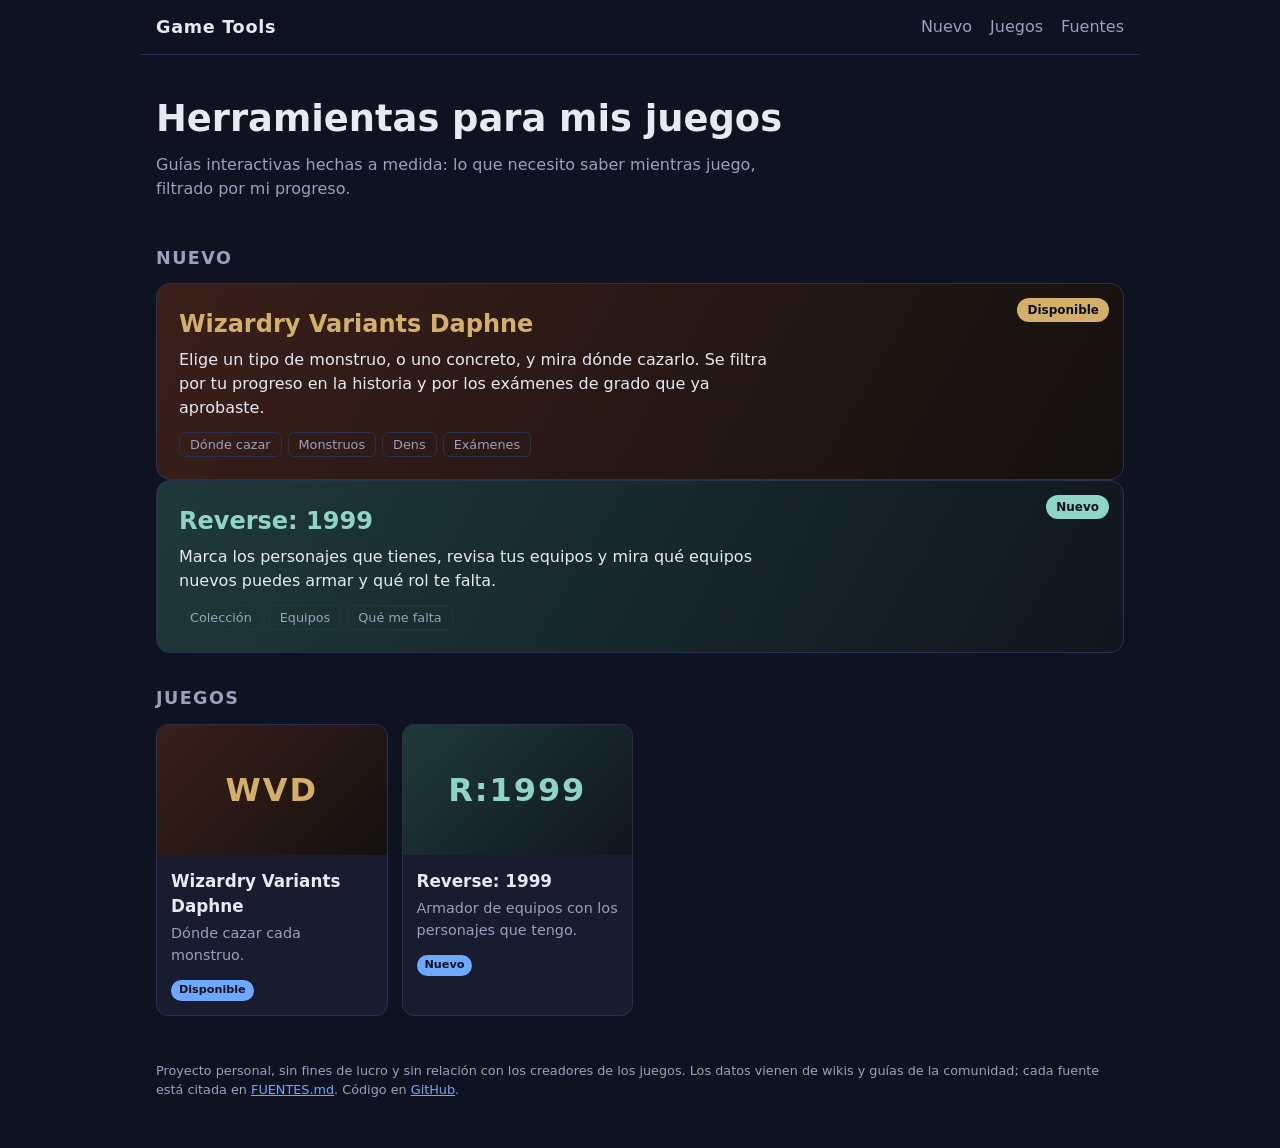
<file: index.html>
<!doctype html>
<html lang="es">
<head>
<meta charset="utf-8">
<meta name="viewport" content="width=device-width, initial-scale=1">
<title>Game Tools · Herramientas para mis juegos</title>
<link rel="stylesheet" href="hub.css">
</head>
<body>
<header class="barra">
  <a class="marca" href="./">Game&nbsp;Tools</a>
  <nav aria-label="Secciones">
    <a href="#nuevos">Nuevo</a>
    <a href="#juegos">Juegos</a>
    <a href="FUENTES.md">Fuentes</a>
  </nav>
</header>

<main>
  <section class="hero">
    <h1>Herramientas para mis juegos</h1>
    <p>Guías interactivas hechas a medida: lo que necesito saber mientras juego, filtrado por mi progreso.</p>
  </section>

  <section id="nuevos" aria-labelledby="t-nuevos">
    <h2 id="t-nuevos">Nuevo</h2>
    <a class="destacado daphne" href="wizardry-daphne/">
      <span class="insignia">Disponible</span>
      <div class="destacado-texto">
        <h3>Wizardry Variants Daphne</h3>
        <p>Elige un tipo de monstruo, o uno concreto, y mira dónde cazarlo. Se filtra por tu progreso en la historia y por los exámenes de grado que ya aprobaste.</p>
        <ul class="etiquetas">
          <li>Dónde cazar</li><li>Monstruos</li><li>Dens</li><li>Exámenes</li>
        </ul>
      </div>
    </a>
  </section>

  <section>
    <a class="destacado reverse" href="reverse-1999/">
      <span class="insignia">Nuevo</span>
      <div class="destacado-texto">
        <h3>Reverse: 1999</h3>
        <p>Marca los personajes que tienes, revisa tus equipos y mira qué equipos nuevos puedes armar y qué rol te falta.</p>
        <ul class="etiquetas">
          <li>Colección</li><li>Equipos</li><li>Qué me falta</li>
        </ul>
      </div>
    </a>
  </section>

  <section id="juegos" aria-labelledby="t-juegos">
    <h2 id="t-juegos">Juegos</h2>
    <div class="rejilla">
      <a class="tarjeta daphne" href="wizardry-daphne/">
        <div class="portada"><span class="sigla">WVD</span></div>
        <div class="cuerpo">
          <h3>Wizardry Variants Daphne</h3>
          <p>Dónde cazar cada monstruo.</p>
          <span class="insignia chica">Disponible</span>
        </div>
      </a>

      <a class="tarjeta reverse" href="reverse-1999/">
        <div class="portada"><span class="sigla">R:1999</span></div>
        <div class="cuerpo">
          <h3>Reverse: 1999</h3>
          <p>Armador de equipos con los personajes que tengo.</p>
          <span class="insignia chica">Nuevo</span>
        </div>
      </a>
    </div>
  </section>
</main>

<footer>
  <p>Proyecto personal, sin fines de lucro y sin relación con los creadores de los juegos. Los datos vienen de wikis y guías de la comunidad; cada fuente está citada en <a href="FUENTES.md">FUENTES.md</a>.
  Código en <a href="https://github.com/DesolatorMagno/game-tools">GitHub</a>.</p>
</footer>
</body>
</html>
</file>
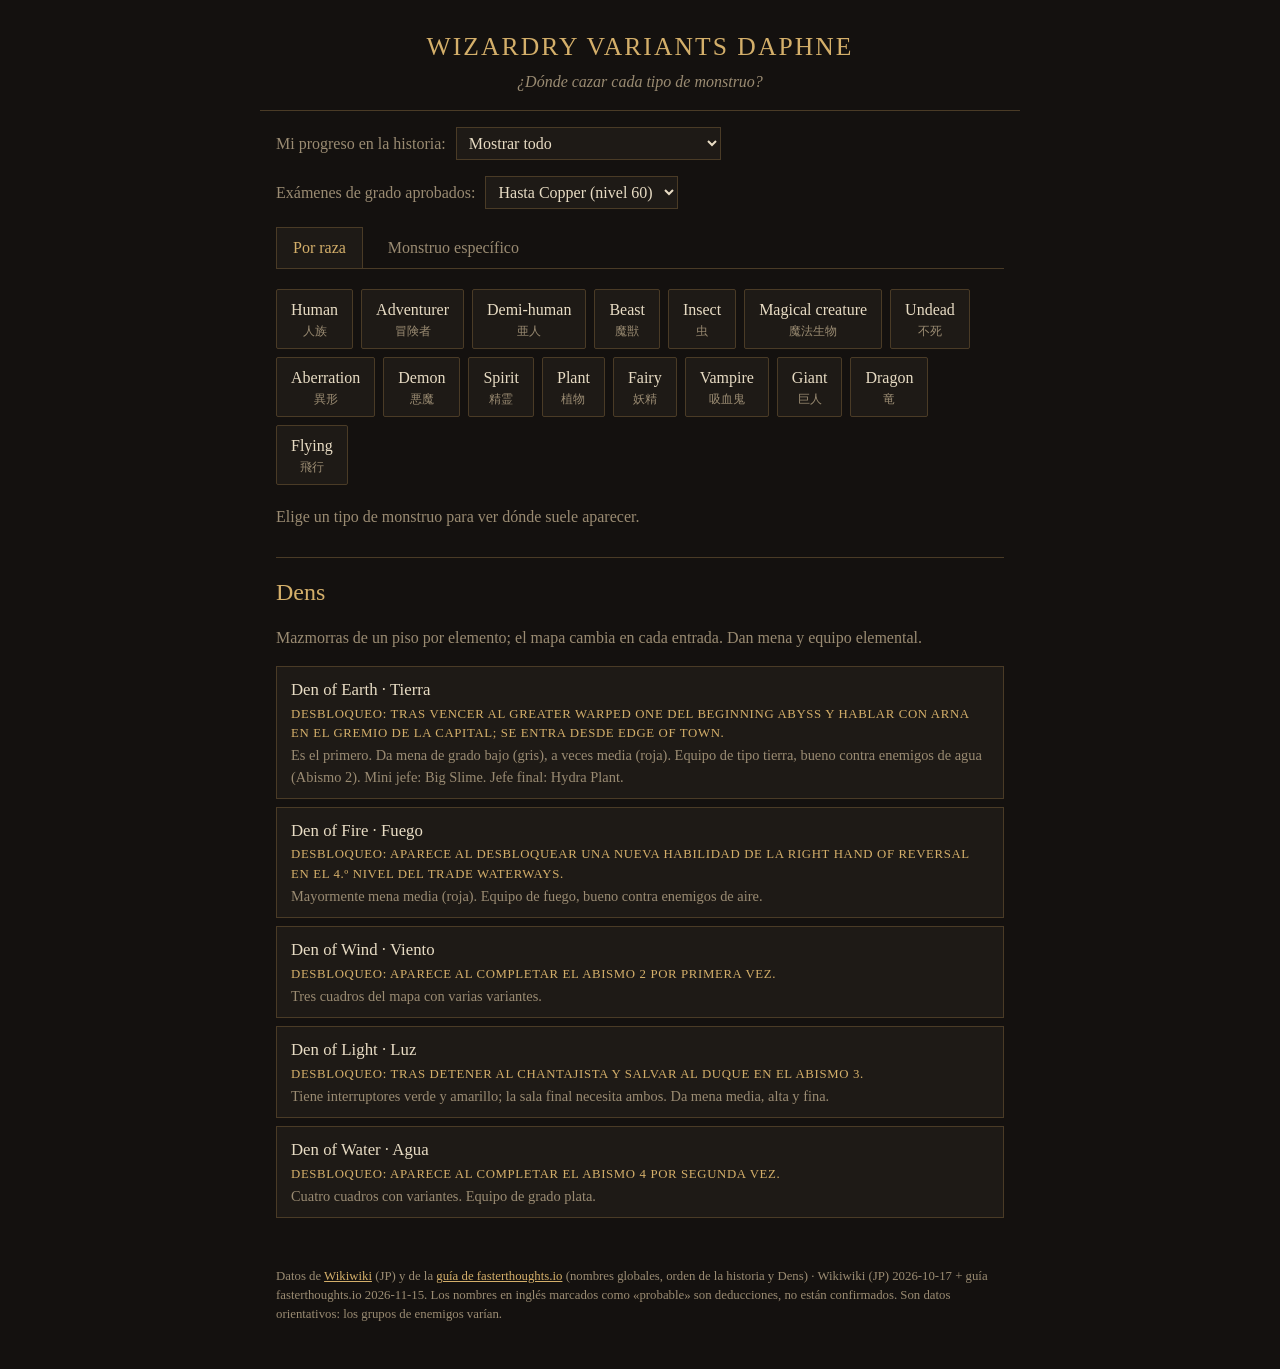
<file: wizardry-daphne/index.html>
<!doctype html>
<html lang="es">
<head>
<meta charset="utf-8">
<meta name="viewport" content="width=device-width, initial-scale=1">
<title>Wizardry Daphne · Dónde cazar</title>
<link rel="stylesheet" href="style.css">
</head>
<body>
<header>
  <h1>Wizardry Variants Daphne</h1>
  <p class="sub">¿Dónde cazar cada tipo de monstruo?</p>
</header>

<main>
  <section class="selector" aria-label="Tipo de monstruo">
    <label class="progreso">Mi progreso en la historia:
      <select id="progreso"></select>
    </label>
    <label class="progreso">Exámenes de grado aprobados:
      <select id="examen"></select>
    </label>
    <div class="pestanas" role="tablist">
      <button type="button" class="pestana" role="tab" data-panel="panel-raza" aria-selected="true">Por raza</button>
      <button type="button" class="pestana" role="tab" data-panel="panel-monstruo" aria-selected="false">Monstruo específico</button>
    </div>
  </section>

  <div id="panel-raza" class="panel">
    <div id="razas" class="razas"></div>
    <section id="resultado" class="resultado" aria-live="polite">
      <p class="vacio">Elige un tipo de monstruo para ver dónde suele aparecer.</p>
    </section>
  </div>

  <div id="panel-monstruo" class="panel" hidden>
    <input id="buscar" class="buscar" type="search" placeholder="Buscar monstruo (inglés o japonés): goblin, vorpal, スケルトン…" autocomplete="off">
    <div id="lista-monstruos" class="razas"></div>
    <section id="detalle-monstruo" class="resultado" aria-live="polite"></section>
  </div>

  <section id="dens" class="resultado dens"></section>
</main>

<footer>
  <p>Datos de <a href="https://wikiwiki.jp/wiz_daphne/%E3%83%A2%E3%83%B3%E3%82%B9%E3%82%BF%E3%83%BC">Wikiwiki</a> (JP) y de la <a href="https://wizardry.fasterthoughts.io/abyss-guides/1-beginning-abyss/maps/">guía de fasterthoughts.io</a> (nombres globales, orden de la historia y Dens) · <span id="fuente"></span>.
  Los nombres en inglés marcados como «probable» son deducciones, no están confirmados. Son datos orientativos: los grupos de enemigos varían.</p>
</footer>

<script src="data.js"></script>
<script src="monstruos.js"></script>
<script src="app.js"></script>
</body>
</html>
</file>
<file: hub.css>
:root {
  --fondo: #0f1220;
  --panel: #181c2e;
  --borde: #2a3050;
  --texto: #e7e9f3;
  --tenue: #9aa0bd;
  --acento: #6ea8ff;
  font-family: system-ui, -apple-system, "Segoe UI", Roboto, sans-serif;
}
* { box-sizing: border-box; }
body { margin: 0; background: var(--fondo); color: var(--texto); line-height: 1.5; }
a { color: inherit; text-decoration: none; }
footer a { color: var(--acento); text-decoration: underline; }

.barra, main, footer { max-width: 1000px; margin: 0 auto; padding-left: 16px; padding-right: 16px; }
.barra { display: flex; align-items: center; justify-content: space-between; padding-top: 14px; padding-bottom: 14px; border-bottom: 1px solid var(--borde); }
.marca { font-weight: 700; letter-spacing: .04em; font-size: 1.1rem; }
.barra nav { display: flex; gap: 18px; }
.barra nav a { color: var(--tenue); }
.barra nav a:hover { color: var(--texto); }

.hero { padding: 36px 0 12px; }
.hero h1 { margin: 0 0 6px; font-size: clamp(1.6rem, 4vw, 2.3rem); }
.hero p { margin: 0; color: var(--tenue); max-width: 60ch; }

h2 { margin: 32px 0 12px; font-size: 1.1rem; text-transform: uppercase; letter-spacing: .08em; color: var(--tenue); }
h3 { margin: 0; }

.insignia { display: inline-block; background: var(--acento); color: #0b0f1d; font-weight: 700; font-size: .75rem; padding: 3px 10px; border-radius: 999px; }
.insignia.chica { font-size: .7rem; padding: 2px 8px; }
.insignia.gris { background: var(--borde); color: var(--tenue); }

/* paletas por juego */
.daphne { --c1: #3a1f1a; --c2: #14110f; --c3: #d4af6a; }
.reverse { --c1: #1f3a38; --c2: #10161d; --c3: #8fd4c8; }

.destacado { display: flex; gap: 20px; align-items: stretch; padding: 22px; border: 1px solid var(--borde); border-radius: 14px; background: linear-gradient(120deg, var(--c1), var(--c2)); position: relative; transition: border-color .15s, transform .15s; }
.destacado:hover { border-color: var(--c3); transform: translateY(-2px); }
.destacado .insignia { position: absolute; top: 14px; right: 14px; background: var(--c3); }
.destacado-texto { max-width: 60ch; }
.destacado h3 { font-size: 1.5rem; color: var(--c3); margin-bottom: 6px; }
.destacado p { margin: 0 0 12px; color: var(--texto); }
.etiquetas { list-style: none; display: flex; flex-wrap: wrap; gap: 6px; padding: 0; margin: 0; }
.etiquetas li { border: 1px solid var(--borde); border-radius: 6px; padding: 2px 10px; font-size: .8rem; color: var(--tenue); }

.rejilla { display: grid; grid-template-columns: repeat(auto-fill, minmax(220px, 1fr)); gap: 14px; }
.tarjeta { display: block; background: var(--panel); border: 1px solid var(--borde); border-radius: 12px; overflow: hidden; transition: border-color .15s, transform .15s; }
a.tarjeta:hover { border-color: var(--c3); transform: translateY(-2px); }
.tarjeta .portada { height: 130px; display: flex; align-items: center; justify-content: center; background: linear-gradient(135deg, var(--c1), var(--c2)); }
.sigla { font-size: 2rem; font-weight: 800; letter-spacing: .06em; color: var(--c3); }
.tarjeta .cuerpo { padding: 14px; }
.tarjeta h3 { font-size: 1.05rem; }
.tarjeta p { margin: 4px 0 10px; color: var(--tenue); font-size: .9rem; }
.proximamente { opacity: .7; cursor: default; }

footer { color: var(--tenue); font-size: .8rem; padding-top: 32px; padding-bottom: 36px; }

@media (max-width: 560px) {
  .destacado { flex-direction: column; }
  .destacado .insignia { position: static; align-self: flex-start; }
}
</file>
<file: wizardry-daphne/style.css>
:root {
  --fondo: #14110f;
  --panel: #1e1a16;
  --borde: #4a3b26;
  --oro: #d4af6a;
  --texto: #e8dcc4;
  --tenue: #9a8b72;
  --acento: #8c2f2f;
  font-family: Georgia, "Palatino Linotype", "Book Antiqua", serif;
}
* { box-sizing: border-box; }
body {
  margin: 0;
  background: var(--fondo);
  color: var(--texto);
  line-height: 1.5;
}
header, main, footer { max-width: 760px; margin: 0 auto; padding: 0 16px; }
header { padding-top: 28px; text-align: center; border-bottom: 1px solid var(--borde); padding-bottom: 16px; }
h1 { margin: 0; color: var(--oro); font-weight: normal; letter-spacing: .08em; font-size: 1.6rem; text-transform: uppercase; }
.sub { margin: 4px 0 0; color: var(--tenue); font-style: italic; }

.razas { display: flex; flex-wrap: wrap; gap: 8px; margin: 20px 0; }
.raza {
  background: var(--panel);
  color: var(--texto);
  border: 1px solid var(--borde);
  padding: 8px 14px;
  font: inherit;
  cursor: pointer;
  border-radius: 2px;
}
.raza small { display: block; color: var(--tenue); font-size: .75rem; }
.raza:hover { border-color: var(--oro); }
.raza[aria-pressed="true"] { background: var(--acento); border-color: var(--oro); }
.raza[aria-pressed="true"] small { color: var(--texto); }

.resultado h2 { color: var(--oro); font-weight: normal; margin: 0 0 4px; }
.vacio, .meta, .aviso { color: var(--tenue); }
.aviso { border-left: 3px solid var(--acento); padding-left: 10px; }
.lugares { list-style: none; padding: 0; margin: 12px 0; }
.lugares li { background: var(--panel); border: 1px solid var(--borde); padding: 10px 14px; margin-bottom: 8px; }
.lugares .titulo { color: var(--texto); font-size: 1.05rem; }
.lugares .jp { color: var(--tenue); font-size: .85rem; }
.lugares .etiqueta { color: var(--oro); font-size: .8rem; text-transform: uppercase; letter-spacing: .05em; margin-top: 2px; }
.progreso { display: block; margin-top: 16px; color: var(--tenue); }
.progreso select { background: var(--panel); color: var(--texto); border: 1px solid var(--borde); padding: 6px 8px; font: inherit; margin-left: 6px; }
.dens { margin-top: 28px; border-top: 1px solid var(--borde); padding-top: 16px; }
.lugares .nota { color: var(--tenue); font-size: .9rem; margin-top: 2px; }
.monstruos { color: var(--tenue); font-size: .9rem; }

footer { color: var(--tenue); font-size: .8rem; padding-top: 24px; padding-bottom: 32px; }
footer a { color: var(--oro); }

.pestanas { display: flex; gap: 8px; margin-top: 18px; border-bottom: 1px solid var(--borde); }
.pestana { background: none; color: var(--tenue); border: 1px solid transparent; border-bottom: none; padding: 8px 16px; font: inherit; cursor: pointer; }
.pestana[aria-selected="true"] { color: var(--oro); border-color: var(--borde); background: var(--panel); }
.panel[hidden] { display: none; }
.buscar { width: 100%; margin-top: 16px; padding: 10px 12px; background: var(--panel); color: var(--texto); border: 1px solid var(--borde); font: inherit; }
.buscar:focus { outline: 1px solid var(--oro); }
</file>
